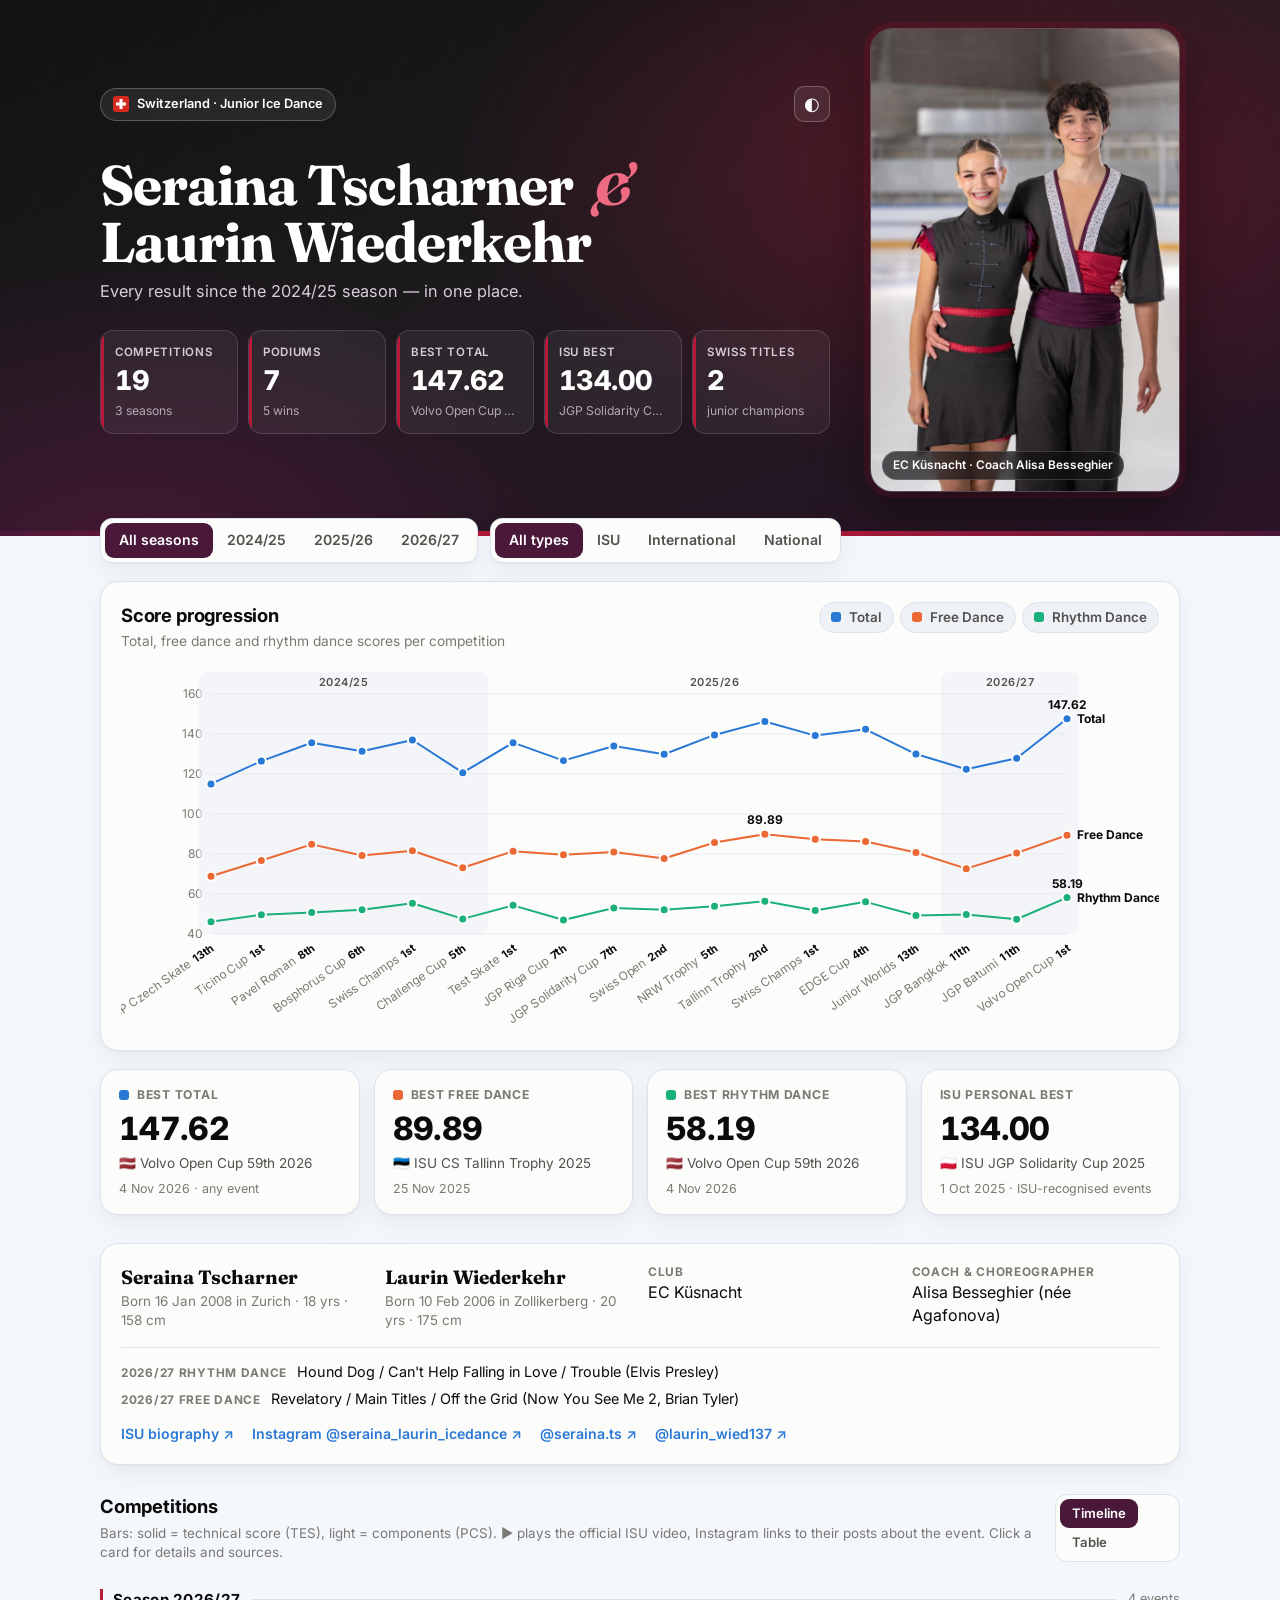
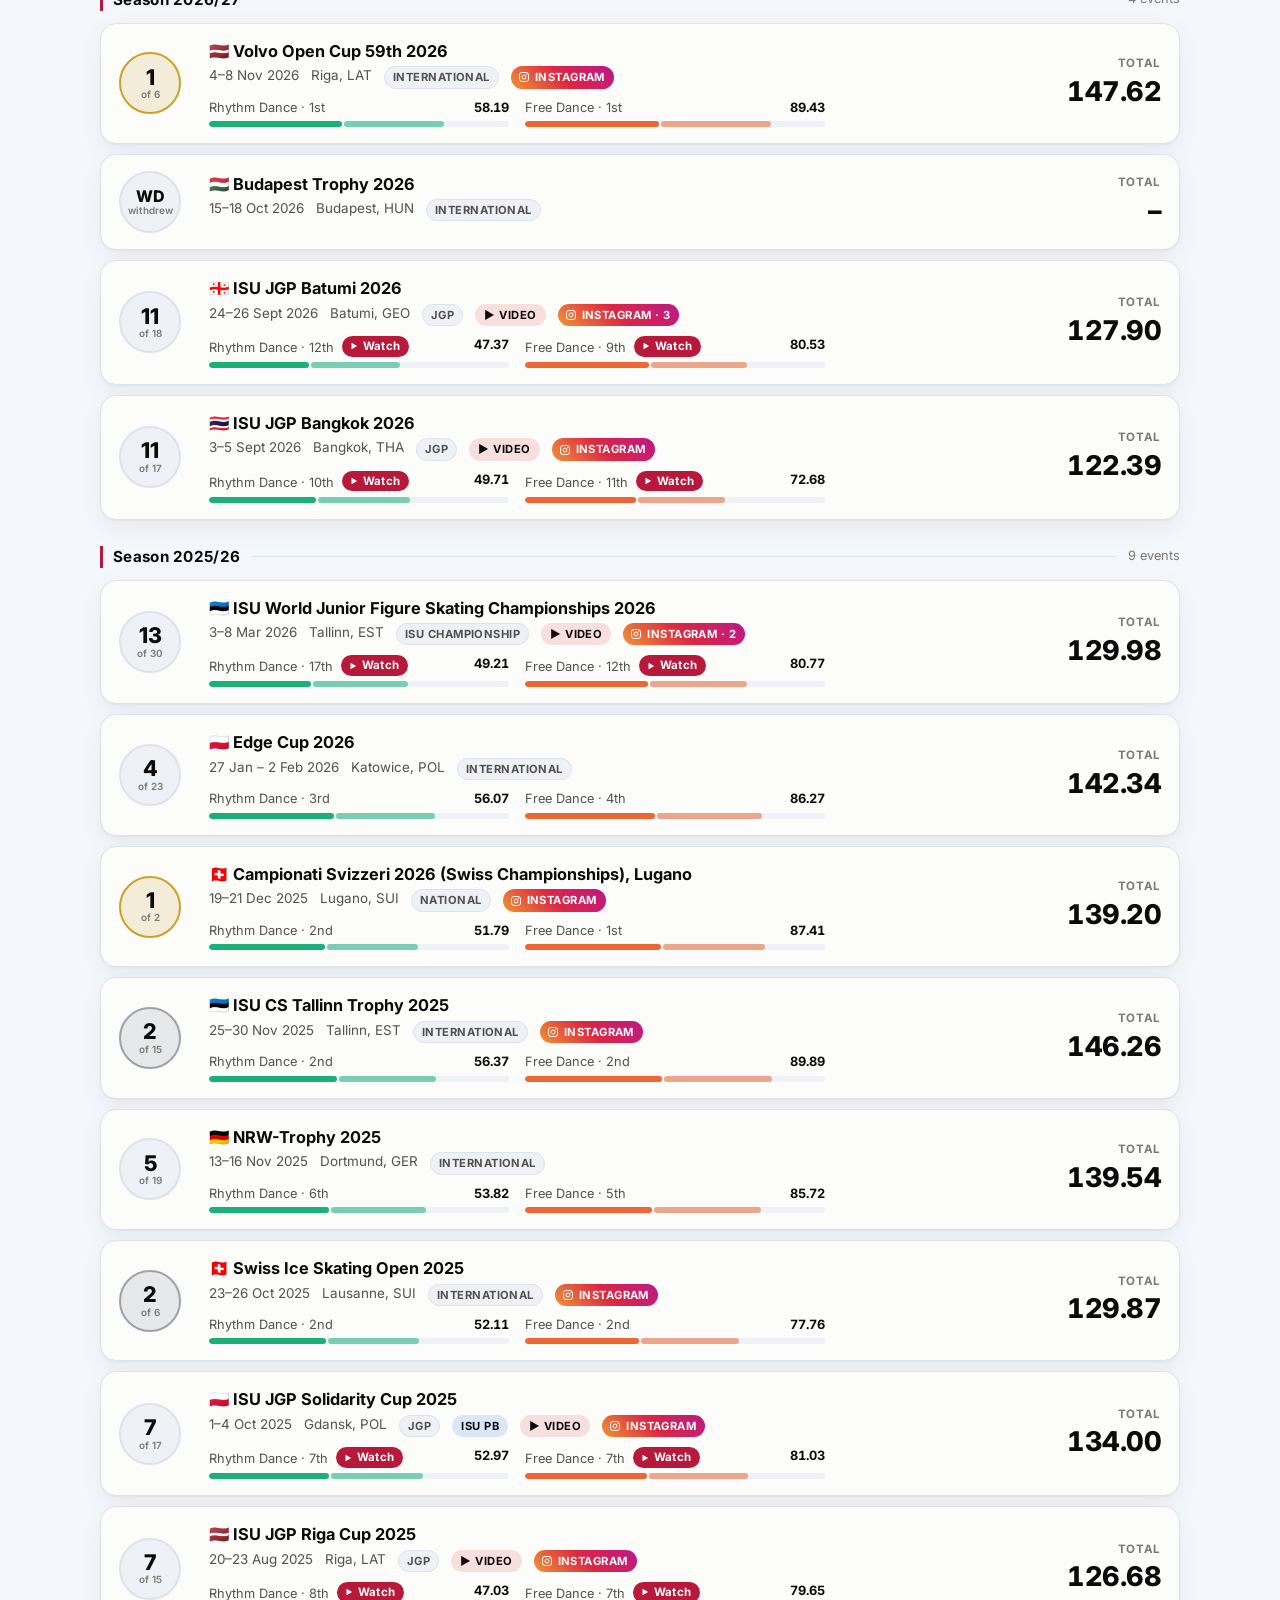
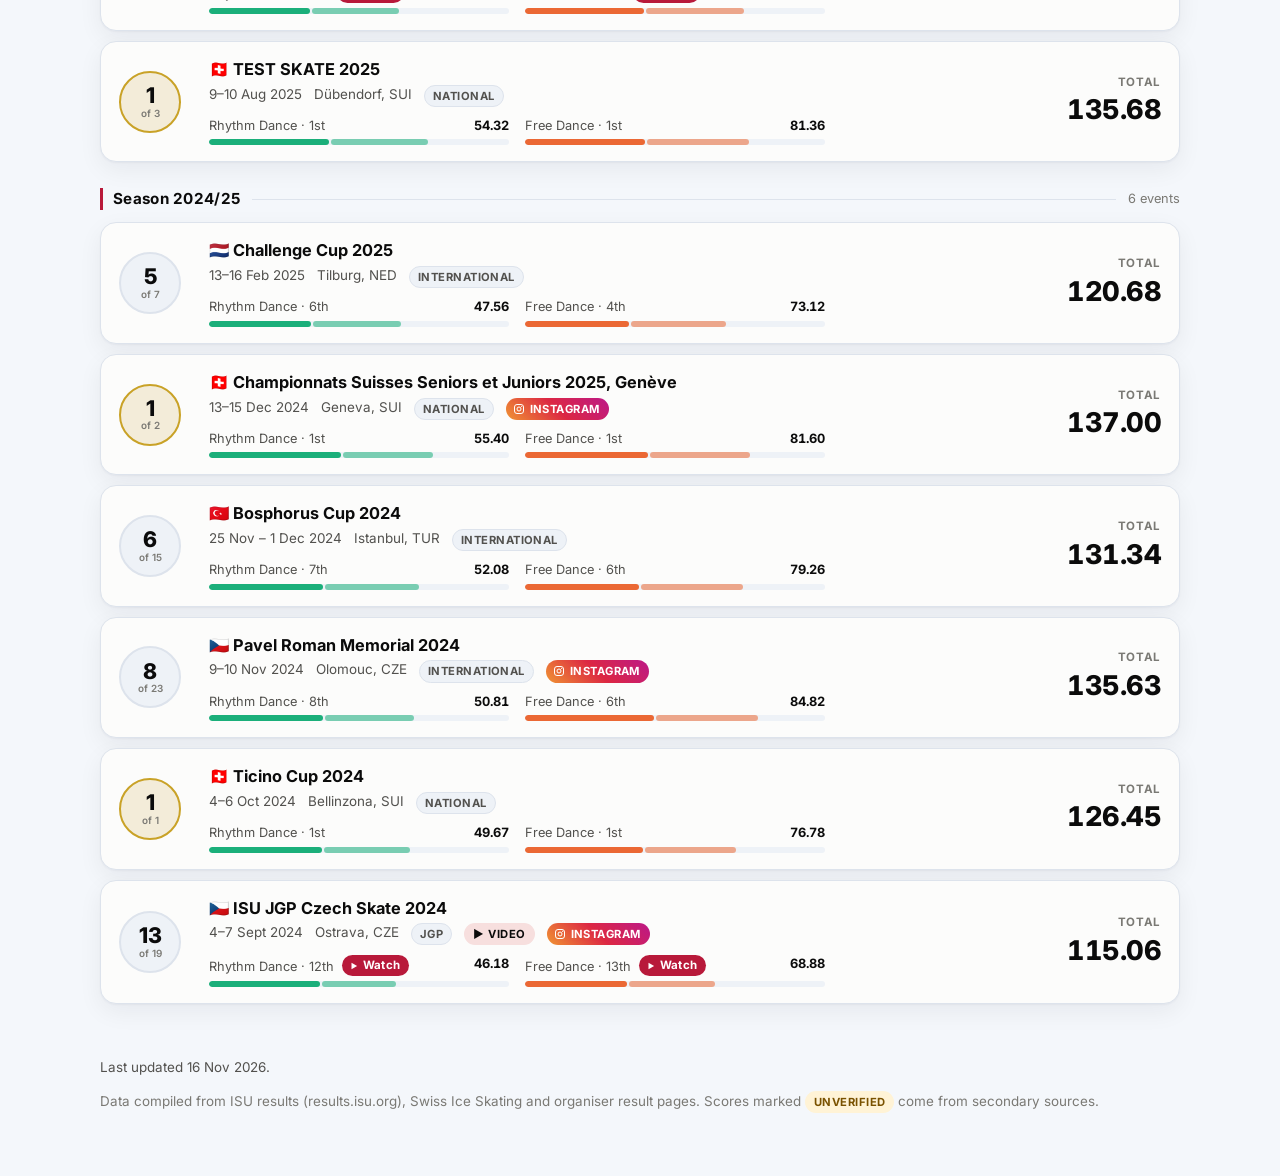
<file: index.html>
<!-- Generated by build.py from template.html — edit the template, not this file. -->
<!doctype html>
<html lang="en" data-team="tw">
<head>
  <meta charset="utf-8" />
  <meta name="viewport" content="width=device-width, initial-scale=1" />
  <title>Tscharner / Wiederkehr · Ice Dance Results</title>
  <link rel="preconnect" href="https://fonts.googleapis.com" />
  <link href="https://fonts.googleapis.com/css2?family=Inter:wght@400;500;600;700;800&family=Fraunces:opsz,wght@9..144,600;9..144,700&display=swap" rel="stylesheet" />
  <link rel="stylesheet" href="styles.css?v=3c15cecc" />
</head>
<body>
  <header class="hero">
    <div class="hero-ice" aria-hidden="true"></div>
    <div class="wrap hero-inner">
      <div class="hero-text">
        <div class="hero-top">
          <span class="badge"><span class="flag-sui" aria-hidden="true"></span> Switzerland · Junior Ice Dance</span>
          
          <button id="themeToggle" class="icon-btn" aria-label="Toggle dark mode" title="Toggle dark mode">◐</button>
        </div>
        <h1>
          <span>Seraina Tscharner</span>
          <span class="amp">&amp;</span>
          <span>Laurin Wiederkehr</span>
        </h1>
        <p class="sub" id="heroSub">Every result since the 2024/25 season — in one place.</p>
        <div class="stats" id="stats"></div>
      </div>
      <figure class="hero-photo">
        <img src="assets/couple.webp" alt="Seraina Tscharner and Laurin Wiederkehr on the ice in their black, crimson and plum costumes" width="1333" height="2000" />
        <figcaption>EC Küsnacht · Coach Alisa Besseghier</figcaption>
      </figure>
    </div>
  </header>

  <main class="wrap">
    <section class="controls" aria-label="Filters">
      <div class="seg" id="seasonFilter" role="tablist" aria-label="Season"></div>
      <div class="seg" id="typeFilter" role="tablist" aria-label="Competition type"></div>
      <div class="seg" id="levelFilter" role="tablist" aria-label="Level" hidden></div>
    </section>

    <section class="card chart-card">
      <div class="card-head">
        <div>
          <h2>Score progression</h2>
          <p class="muted" id="chartCaption">Total, free dance and rhythm dance scores per competition</p>
        </div>
        <div class="legend" id="legend"></div>
      </div>
      <div class="chart" id="chart"></div>
    </section>

    <section class="bests" id="bests"></section>
    <section id="profile"></section>

    <section>
      <div class="section-head">
        <div><h2>Competitions</h2><p class="muted" style="margin:4px 0 0;font-size:.84rem">Bars: solid = technical score (TES), light = components (PCS). ▶ plays the official ISU video, Instagram links to their posts about the event. Click a card for details and sources.</p></div>
        <div class="seg small" id="viewToggle">
          <button class="on" data-view="cards">Timeline</button>
          <button data-view="table">Table</button>
        </div>
      </div>
      <div id="list"></div>
    </section>

    <footer class="foot">
      <p id="updated"></p>
      <p class="muted">Data compiled from ISU results (results.isu.org), Swiss Ice Skating and organiser result pages. Scores marked <span class="pill warn">unverified</span> come from secondary sources.</p>
    </footer>
  </main>

  <div id="videoModal" class="modal" role="dialog" aria-modal="true" aria-labelledby="videoTitle" hidden>
    <div class="modal-box">
      <div class="modal-head">
        <h3 id="videoTitle"></h3>
        <button id="videoClose" class="modal-x" aria-label="Close video">✕</button>
      </div>
      <div class="modal-frame" id="videoFrame"></div>
      <div class="modal-foot"><span class="muted">Official ISU video · Skating ISU on YouTube</span><a id="videoLink" target="_blank" rel="noopener">Open on YouTube ↗</a></div>
    </div>
  </div>

  <div id="tooltip" class="tooltip" role="status" hidden></div>
  <script src="data/results.js?v=3c15cecc"></script>
  <script src="app.js?v=3c15cecc"></script>
</body>
</html>
</file>
<file: styles.css>
:root {
  color-scheme: light;
  --bg: #f4f7fb;
  --surface-1: #fcfcfb;
  --surface-2: #eef2f7;
  --border: #dde3ec;
  --text-primary: #0b0b0b;
  --text-secondary: #52514e;
  --text-muted: #7a7974;
  --grid: #e6e9ee;
  --accent: #d52b1e;           /* Swiss red */
  --crimson: #b8193a;          /* costume red */
  --plum: #4a1838;             /* costume sash */
  --silver-trim: #d9dde3;      /* costume rhinestone trim */
  --series-1: #2a78d6;         /* total */
  --series-2: #eb6834;         /* free dance */
  --series-3: #1baf7a;         /* rhythm dance */
  --gold: #c9a227; --silver: #9aa3ad; --bronze: #b0753f;
  --warn-bg: #fff3d6; --warn-fg: #7a5200;
  --shadow: 0 1px 2px rgba(16,24,40,.04), 0 8px 24px rgba(16,24,40,.06);
}
@media (prefers-color-scheme: dark) {
  :root:where(:not([data-theme="light"])) {
    color-scheme: dark;
    --bg: #0f1216; --surface-1: #1a1a19; --surface-2: #23252a; --border: #2e3138;
    --text-primary: #f0efec; --text-secondary: #c3c2b7; --text-muted: #8f8e86; --grid: #2b2d31;
    --series-1: #3987e5; --series-2: #d95926; --series-3: #199e70;
    --warn-bg: #3a2e10; --warn-fg: #f2cf7a;
    --shadow: 0 1px 2px rgba(0,0,0,.3), 0 8px 24px rgba(0,0,0,.25);
  }
}
:root[data-theme="dark"] {
  color-scheme: dark;
  --bg: #0f1216; --surface-1: #1a1a19; --surface-2: #23252a; --border: #2e3138;
  --text-primary: #f0efec; --text-secondary: #c3c2b7; --text-muted: #8f8e86; --grid: #2b2d31;
  --series-1: #3987e5; --series-2: #d95926; --series-3: #199e70;
  --warn-bg: #3a2e10; --warn-fg: #f2cf7a;
  --shadow: 0 1px 2px rgba(0,0,0,.3), 0 8px 24px rgba(0,0,0,.25);
}

* { box-sizing: border-box; }
html, body { margin: 0; }
body {
  font-family: Inter, system-ui, -apple-system, "Segoe UI", sans-serif;
  background: var(--bg); color: var(--text-primary);
  -webkit-font-smoothing: antialiased; line-height: 1.45;
}
.wrap { max-width: 1120px; margin: 0 auto; padding: 0 20px; }
.muted { color: var(--text-muted); }
h2 { font-size: 1.15rem; margin: 0; letter-spacing: -.01em; }
a { color: var(--series-1); }

/* Hero — colours taken from the couple's costumes: charcoal, crimson, plum, silver */
.hero {
  position: relative; overflow: hidden; color: #fff;
  background:
    radial-gradient(900px 520px at 78% 30%, rgba(184,25,58,.38) 0%, transparent 60%),
    radial-gradient(700px 500px at 10% 110%, rgba(74,24,56,.9) 0%, transparent 65%),
    linear-gradient(160deg, #121113 0%, #1d1a1e 45%, #2a1426 100%);
  padding: 28px 0 44px;
}
.hero::after { /* crimson sash line, like the costume belts */
  content: ""; position: absolute; left: 0; right: 0; bottom: 0; height: 5px;
  background: linear-gradient(90deg, var(--plum), var(--crimson) 40%, var(--crimson) 60%, var(--plum));
}
.hero-ice {
  position: absolute; inset: 0; opacity: .3; pointer-events: none;
  background:
    repeating-linear-gradient(115deg, transparent 0 38px, rgba(255,255,255,.05) 38px 39px),
    repeating-linear-gradient(25deg, transparent 0 70px, rgba(255,255,255,.04) 70px 71px);
  mask-image: linear-gradient(to bottom, #000 30%, transparent);
}
.hero-inner { position: relative; display: grid; grid-template-columns: minmax(0, 1fr) 310px; gap: 40px; align-items: center; }
.hero-top { display: flex; justify-content: space-between; align-items: center; }
.badge {
  display: inline-flex; align-items: center; gap: 8px; font-size: .8rem; font-weight: 600;
  padding: 6px 12px; border-radius: 999px; background: rgba(255,255,255,.08);
  border: 1px solid rgba(217,221,227,.28); backdrop-filter: blur(6px);
}
.flag-sui { width: 16px; height: 16px; border-radius: 3px; background: var(--accent); position: relative; display: inline-block; }
.flag-sui::before, .flag-sui::after { content: ""; position: absolute; background: #fff; left: 50%; top: 50%; transform: translate(-50%,-50%); }
.flag-sui::before { width: 10px; height: 3px; } .flag-sui::after { width: 3px; height: 10px; }
.icon-btn {
  border: 1px solid rgba(255,255,255,.25); background: rgba(255,255,255,.08); color: #fff;
  width: 36px; height: 36px; border-radius: 10px; font-size: 1.1rem; cursor: pointer;
}
.hero h1 {
  font-family: Fraunces, Georgia, serif; font-weight: 700; letter-spacing: -.02em;
  font-size: clamp(2rem, 5vw, 3.5rem); line-height: 1.02; margin: 34px 0 10px;
  display: flex; flex-wrap: wrap; gap: 0 .35em; align-items: baseline;
}
.hero h1 .amp { color: #ef6b84; font-style: italic; }
.sub { margin: 0 0 26px; color: #d6cfd6; font-size: 1.02rem; }
.stats { display: grid; grid-template-columns: repeat(auto-fit, minmax(128px, 1fr)); gap: 10px; }
.stat {
  background: rgba(255,255,255,.06); border: 1px solid rgba(217,221,227,.16);
  border-radius: 14px; padding: 13px 14px; backdrop-filter: blur(8px); position: relative; overflow: hidden;
}
.stat::before { content: ""; position: absolute; left: 0; top: 0; bottom: 0; width: 3px; background: var(--crimson); }
.stat .v { font-size: 1.7rem; font-weight: 800; letter-spacing: -.02em; font-variant-numeric: tabular-nums; }
.stat .l { font-size: .72rem; color: #d6cfd6; text-transform: uppercase; letter-spacing: .06em; font-weight: 600; }
.stat .s { font-size: .76rem; color: #b3a9b3; margin-top: 2px; white-space: nowrap; overflow: hidden; text-overflow: ellipsis; }
.hero-photo { margin: 0; position: relative; align-self: stretch; }
.hero-photo img {
  display: block; width: 100%; height: 100%; max-height: 470px; object-fit: cover; object-position: 50% 18%;
  border-radius: 22px; border: 1px solid rgba(217,221,227,.25);
  box-shadow: 0 24px 60px rgba(0,0,0,.45), 0 0 0 6px rgba(184,25,58,.18);
}
.hero-photo figcaption {
  position: absolute; left: 12px; bottom: 12px; font-size: .74rem; font-weight: 600; padding: 5px 10px; border-radius: 999px;
  background: rgba(18,17,19,.7); border: 1px solid rgba(217,221,227,.2); backdrop-filter: blur(6px);
}
@media (max-width: 900px) {
  .hero-inner { grid-template-columns: minmax(0, 1fr); }
  .hero-photo { order: -1; margin-top: 10px; }
  .hero-photo img { max-height: 380px; }
  .hero-text { order: 0; }
}

/* Controls */
.controls { display: flex; flex-wrap: wrap; gap: 12px; margin: -18px 0 18px; position: relative; z-index: 2; }
.seg {
  display: inline-flex; background: var(--surface-1); border: 1px solid var(--border); border-radius: 12px;
  padding: 4px; box-shadow: var(--shadow); flex-wrap: wrap;
}
.seg button {
  border: 0; background: transparent; color: var(--text-secondary); font: inherit; font-size: .88rem; font-weight: 600;
  padding: 7px 14px; border-radius: 9px; cursor: pointer;
}
.seg button.on { background: var(--plum); color: #fff; }
:root[data-theme="dark"] .seg button.on { background: var(--crimson); }
@media (prefers-color-scheme: dark) { :root:where(:not([data-theme="light"])) .seg button.on { background: var(--crimson); } }
.seg button:hover:not(.on) { background: var(--surface-2); }
.seg.small { box-shadow: none; }
.seg.small button { padding: 5px 12px; font-size: .82rem; }

/* Cards */
.card { background: var(--surface-1); border: 1px solid var(--border); border-radius: 18px; box-shadow: var(--shadow); padding: 20px; }
.card-head { display: flex; justify-content: space-between; gap: 16px; flex-wrap: wrap; align-items: flex-start; margin-bottom: 8px; }
.card-head p { margin: 4px 0 0; font-size: .86rem; }
.legend { display: flex; gap: 6px; flex-wrap: wrap; }
.legend button {
  display: inline-flex; align-items: center; gap: 8px; font: inherit; font-size: .84rem; font-weight: 600;
  color: var(--text-secondary); background: var(--surface-2); border: 1px solid var(--border);
  padding: 5px 11px; border-radius: 999px; cursor: pointer;
}
.legend button.off { opacity: .45; }
.legend .sw { width: 10px; height: 10px; border-radius: 3px; }
.chart { position: relative; width: 100%; }
.chart svg { display: block; width: 100%; height: auto; overflow: visible; }
.chart text { fill: var(--text-muted); font-size: 12px; font-family: inherit; }
.chart .lbl { fill: var(--text-primary); font-weight: 700; font-size: 12px; }
.chart .grid { stroke: var(--grid); stroke-width: 1; }
.chart .season-band { fill: var(--surface-2); opacity: .6; }
.chart .season-lbl { fill: var(--text-secondary); font-weight: 600; font-size: 11px; letter-spacing: .05em; text-transform: uppercase; }
.chart .cross { stroke: var(--text-muted); stroke-width: 1; stroke-dasharray: 3 3; }
.empty { padding: 40px; text-align: center; color: var(--text-muted); }

/* Personal bests */
.bests { display: grid; grid-template-columns: repeat(auto-fit, minmax(230px, 1fr)); gap: 14px; margin: 18px 0 28px; }
.best { padding: 16px 18px; }
.best .k { font-size: .76rem; font-weight: 700; color: var(--text-muted); text-transform: uppercase; letter-spacing: .06em; display: flex; align-items: center; gap: 8px; }
.best .k .sw { width: 10px; height: 10px; border-radius: 3px; }
.best .v { font-size: 2rem; font-weight: 800; letter-spacing: -.02em; font-variant-numeric: tabular-nums; margin: 2px 0; }
.best .w { font-size: .85rem; color: var(--text-secondary); }
.best .i { font-size: .78rem; color: var(--text-muted); margin-top: 6px; }

.section-head { display: flex; justify-content: space-between; align-items: center; margin-bottom: 14px; gap: 12px; }

/* Timeline */
.season-h { display: flex; align-items: center; gap: 12px; margin: 26px 0 12px; }
.season-h h3 { margin: 0; font-size: .95rem; letter-spacing: .02em; padding-left: 10px; border-left: 3px solid var(--crimson); }
.season-h .line { flex: 1; height: 1px; background: var(--border); }
.season-h .cnt { font-size: .8rem; color: var(--text-muted); }
.comp {
  display: grid; grid-template-columns: 74px 1fr auto; gap: 16px; align-items: center;
  background: var(--surface-1); border: 1px solid var(--border); border-radius: 16px; padding: 16px 18px;
  margin-bottom: 10px; box-shadow: var(--shadow); cursor: pointer; transition: transform .12s ease, border-color .12s;
}
.comp:hover { transform: translateY(-1px); border-color: color-mix(in oklab, var(--series-1) 45%, var(--border)); }
.place {
  width: 62px; height: 62px; border-radius: 50%; display: grid; place-items: center; text-align: center;
  background: var(--surface-2); border: 2px solid var(--border); font-weight: 800; font-size: 1.35rem; line-height: 1;
}
.place small { display: block; font-size: .62rem; font-weight: 600; color: var(--text-muted); margin-top: 2px; }
.place.p1 { border-color: var(--gold);   background: color-mix(in oklab, var(--gold) 18%, var(--surface-1)); }
.place.p2 { border-color: var(--silver); background: color-mix(in oklab, var(--silver) 22%, var(--surface-1)); }
.place.p3 { border-color: var(--bronze); background: color-mix(in oklab, var(--bronze) 18%, var(--surface-1)); }
.comp .title { font-weight: 700; font-size: 1.02rem; }
.comp .meta { font-size: .84rem; color: var(--text-secondary); display: flex; flex-wrap: wrap; gap: 4px 12px; margin-top: 3px; }
.pill { display: inline-block; font-size: .7rem; font-weight: 700; padding: 2px 8px; border-radius: 999px; background: var(--surface-2); color: var(--text-secondary); border: 1px solid var(--border); text-transform: uppercase; letter-spacing: .04em; }
.pill.warn { background: var(--warn-bg); color: var(--warn-fg); border-color: transparent; }
.pill.pb { background: color-mix(in oklab, var(--series-1) 16%, var(--surface-1)); color: var(--text-primary); border-color: transparent; }
.segs { display: flex; gap: 16px; margin-top: 10px; flex-wrap: wrap; }
.segbar { min-width: 180px; flex: 1; max-width: 300px; }
.segbar .top { display: flex; justify-content: space-between; font-size: .8rem; color: var(--text-secondary); }
.segbar .top b { color: var(--text-primary); font-variant-numeric: tabular-nums; }
.segbar .track { height: 6px; border-radius: 4px; background: var(--surface-2); margin-top: 4px; overflow: hidden; display: flex; gap: 2px; }
.segbar .track i { display: block; height: 100%; border-radius: 4px; }
.total { text-align: right; }
.total .v { font-size: 1.7rem; font-weight: 800; letter-spacing: -.02em; font-variant-numeric: tabular-nums; }
.total .l { font-size: .72rem; color: var(--text-muted); text-transform: uppercase; letter-spacing: .06em; font-weight: 700; }
.details { grid-column: 1 / -1; border-top: 1px dashed var(--border); padding-top: 12px; font-size: .86rem; color: var(--text-secondary); display: none; }
.comp.open .details { display: block; }
.details table { border-collapse: collapse; margin-bottom: 8px; }
.details td, .details th { padding: 4px 14px 4px 0; text-align: left; font-variant-numeric: tabular-nums; }
.details th { color: var(--text-muted); font-weight: 600; font-size: .76rem; text-transform: uppercase; letter-spacing: .04em; }
.details .src a { margin-right: 10px; word-break: break-all; }

/* Table */
.tbl-wrap { overflow-x: auto; }
table.res { width: 100%; border-collapse: collapse; font-size: .9rem; background: var(--surface-1); border-radius: 14px; overflow: hidden; }
table.res th, table.res td { padding: 10px 12px; border-bottom: 1px solid var(--border); text-align: left; white-space: nowrap; font-variant-numeric: tabular-nums; }
table.res th { font-size: .74rem; text-transform: uppercase; letter-spacing: .05em; color: var(--text-muted); background: var(--surface-2); cursor: pointer; user-select: none; }
table.res td.n, table.res th.n { text-align: right; }
table.res tr:hover td { background: var(--surface-2); }

.tooltip {
  position: fixed; z-index: 50; pointer-events: none; background: var(--surface-1); color: var(--text-primary);
  border: 1px solid var(--border); border-radius: 12px; padding: 10px 12px; box-shadow: var(--shadow); font-size: .84rem; min-width: 190px;
}
.tooltip .t { font-weight: 700; margin-bottom: 2px; }
.tooltip .d { color: var(--text-muted); font-size: .78rem; margin-bottom: 6px; }
.tooltip .r { display: flex; justify-content: space-between; gap: 14px; align-items: center; }
.tooltip .r span { display: inline-flex; align-items: center; gap: 6px; color: var(--text-secondary); }
.tooltip .r b { font-variant-numeric: tabular-nums; }
.tooltip .sw { width: 9px; height: 9px; border-radius: 3px; display: inline-block; }

.foot { padding: 30px 0 50px; font-size: .84rem; color: var(--text-secondary); }

@media (max-width: 640px) {
  .comp { grid-template-columns: 56px 1fr; }
  .place { width: 50px; height: 50px; font-size: 1.1rem; }
  .total { grid-column: 2; text-align: left; }
}

/* Profile */
#profile { margin-bottom: 28px; }
.profile .pf-grid { display: grid; grid-template-columns: repeat(auto-fit, minmax(220px, 1fr)); gap: 16px; }
.profile .nm { font-family: Fraunces, Georgia, serif; font-weight: 700; font-size: 1.2rem; }
.profile .muted { font-size: .84rem; }
.profile .k { font-size: .74rem; font-weight: 700; color: var(--text-muted); text-transform: uppercase; letter-spacing: .06em; margin-right: 6px; }
.profile .music { margin-top: 16px; padding-top: 14px; border-top: 1px solid var(--border); display: grid; gap: 6px; font-size: .9rem; }
.profile .links { margin-top: 14px; display: flex; gap: 18px; flex-wrap: wrap; font-size: .88rem; font-weight: 600; }
.profile .links a { text-decoration: none; }

/* Video */
.play {
  display: inline-flex; align-items: center; gap: 4px; margin-left: 8px; vertical-align: 1px;
  font: inherit; font-size: .72rem; font-weight: 700; letter-spacing: .02em; cursor: pointer;
  color: #fff; background: var(--crimson); border: 0; border-radius: 999px; padding: 2px 9px 2px 7px;
}
.play svg { width: 10px; height: 10px; }
.play:hover { background: color-mix(in oklab, var(--crimson) 82%, #000); }
.play:focus-visible, .modal-x:focus-visible { outline: 2px solid var(--series-1); outline-offset: 2px; }
.play.mini { margin: 0 6px 0 0; }
.pill.vid { background: color-mix(in oklab, var(--crimson) 14%, var(--surface-1)); color: var(--text-primary); border-color: transparent; }
.modal { position: fixed; inset: 0; z-index: 100; background: rgba(10,8,10,.78); backdrop-filter: blur(6px); display: grid; place-items: center; padding: 20px; }
.modal[hidden] { display: none; }
.modal-box { width: min(960px, 100%); background: #151315; color: #f0efec; border-radius: 18px; overflow: hidden; border: 1px solid rgba(217,221,227,.18); box-shadow: 0 30px 80px rgba(0,0,0,.5); }
.modal-head { display: flex; justify-content: space-between; align-items: center; gap: 12px; padding: 14px 18px; border-bottom: 3px solid var(--crimson); }
.modal-head h3 { margin: 0; font-size: 1rem; }
.modal-x { background: rgba(255,255,255,.08); color: #fff; border: 1px solid rgba(255,255,255,.2); width: 34px; height: 34px; border-radius: 10px; cursor: pointer; flex: none; }
.modal-frame { aspect-ratio: 16 / 9; background: #000; }
.modal-frame iframe { width: 100%; height: 100%; border: 0; display: block; }
.modal-foot { display: flex; justify-content: space-between; gap: 12px; padding: 12px 18px; font-size: .84rem; flex-wrap: wrap; }
.modal-foot a { color: #ef6b84; font-weight: 600; text-decoration: none; }

/* Instagram */
.ig {
  display: inline-flex; align-items: center; gap: 5px; font-size: .7rem; font-weight: 700; letter-spacing: .04em; text-transform: uppercase;
  padding: 2px 9px 2px 7px; border-radius: 999px; color: #fff; text-decoration: none;
  background: linear-gradient(45deg, #f09433, #dc2743 50%, #bc1888);
}
.ig svg { width: 12px; height: 12px; }
.ig.mini { padding: 3px 6px; vertical-align: middle; }
.ig:hover { filter: brightness(1.08); }
.iglist { margin: 6px 0 12px; display: grid; gap: 8px; max-width: 720px; }
.iglist .k { font-size: .74rem; font-weight: 700; color: var(--text-muted); text-transform: uppercase; letter-spacing: .06em; }
.igpost {
  display: grid; grid-template-columns: 30px 1fr auto; gap: 10px; align-items: start; text-decoration: none; color: var(--text-secondary);
  background: var(--surface-2); border: 1px solid var(--border); border-radius: 12px; padding: 10px 12px; font-size: .84rem;
}
.igpost b { color: var(--text-primary); }
.igpost:hover { border-color: #dc2743; }
.igav { width: 30px; height: 30px; border-radius: 9px; display: grid; place-items: center; color: #fff; background: linear-gradient(45deg, #f09433, #dc2743 50%, #bc1888); }
.igav svg { width: 16px; height: 16px; }
.igpost .go { color: var(--text-muted); }

/* Truncated text: show full text on hover */
[data-full] { cursor: default; }
.chart text.cut { cursor: help; }

/* Couple switcher */
.hero-top { gap: 12px; flex-wrap: wrap; }
.teams { display: inline-flex; gap: 4px; margin-left: auto; padding: 3px; border-radius: 999px; background: rgba(255,255,255,.06); border: 1px solid rgba(217,221,227,.18); }
.teams a { color: #d6cfd6; text-decoration: none; font-size: .8rem; font-weight: 600; padding: 5px 12px; border-radius: 999px; }
.teams a:hover { color: #fff; background: rgba(255,255,255,.08); }
.teams a[aria-current="page"] { color: #fff; background: var(--crimson); }

/* Level + RD-only */
.seg[hidden] { display: none; }
.pill.lvl-senior { background: color-mix(in oklab, var(--crimson) 16%, var(--surface-1)); color: var(--text-primary); border-color: transparent; }
.pill.lvl-junior { background: color-mix(in oklab, var(--series-1) 14%, var(--surface-1)); color: var(--text-primary); border-color: transparent; }
.total .rdonly { font-size: .72rem; color: var(--text-muted); margin-top: 2px; }


/* ---------- Phones ---------- */
.chart-scroll { max-width: 100%; overflow-x: auto; -webkit-overflow-scrolling: touch; overscroll-behavior-x: contain; }
.swipe-hint { margin: 6px 0 0; font-size: .76rem; color: var(--text-muted); text-align: center; }
@media (max-width: 640px) {
  .wrap { padding: 0 14px; }
  .hero { padding: 14px 0 26px; }
  .hero-inner { gap: 14px; }
  .hero-photo { margin-top: 0; }
  .hero-photo img { max-height: 260px; aspect-ratio: 4 / 3; object-position: 50% 12%; border-radius: 18px; }
  .hero-photo figcaption { font-size: .7rem; left: 10px; bottom: 10px; }
  .hero h1 { font-size: 2.05rem; margin: 18px 0 6px; }
  .sub { font-size: .92rem; margin-bottom: 16px; }
  .badge { font-size: .74rem; padding: 5px 10px; }
  .teams { margin-left: 0; order: 3; width: 100%; justify-content: center; }
  /* stats: one swipeable row of compact cards */
  .stats { display: flex; overflow-x: auto; gap: 8px; scroll-snap-type: x mandatory; scroll-padding: 0 14px; margin: 0 -14px; padding: 0 14px 4px; scrollbar-width: none; }
  .stats::-webkit-scrollbar { display: none; }
  .stat { flex: 0 0 auto; min-width: 128px; scroll-snap-align: start; padding: 10px 12px; }
  .stat .v { font-size: 1.4rem; }
  .stat .l { font-size: .66rem; }
  .stat .s { max-width: 150px; }
  /* filters: each one a single swipeable row */
  .controls { margin: -14px 0 14px; gap: 8px; flex-direction: column; }
  .seg { flex-wrap: nowrap; overflow-x: auto; max-width: 100%; scrollbar-width: none; align-self: flex-start; }
  .seg::-webkit-scrollbar { display: none; }
  .seg button { padding: 6px 11px; font-size: .82rem; white-space: nowrap; flex: none; }
  .card { padding: 14px; border-radius: 14px; }
  .card-head { margin-bottom: 4px; }
  .legend button { font-size: .78rem; padding: 4px 9px; }
  .bests { grid-template-columns: 1fr 1fr; gap: 10px; margin: 14px 0 20px; }
  .best { padding: 12px; }
  .best .v { font-size: 1.4rem; }
  .best .k { font-size: .66rem; }
  .best .w { font-size: .78rem; }
  .best .i { font-size: .72rem; }
  .profile .pf-grid { grid-template-columns: 1fr 1fr; gap: 12px; }
  .profile .nm { font-size: 1.05rem; }
  .section-head { flex-direction: column; align-items: flex-start; }
  /* competition cards: compact header row with place, title and total */
  .comp { grid-template-columns: 44px 1fr auto; gap: 10px 12px; padding: 12px; align-items: start; }
  .place { width: 44px; height: 44px; font-size: 1rem; border-width: 2px; }
  .place small { font-size: .55rem; }
  .comp .title { font-size: .94rem; line-height: 1.3; }
  .comp .meta { font-size: .76rem; gap: 4px 8px; }
  .total { grid-column: auto; text-align: right; }
  .total .v { font-size: 1.2rem; }
  .total .l { font-size: .6rem; }
  .total .rdonly { display: none; }
  .segs { grid-column: 1 / -1; }
  .comp > div:nth-child(2) { display: contents; }
  .comp > div:nth-child(2) > .title, .comp > div:nth-child(2) > .meta { grid-column: 2; }
  .comp > div:nth-child(2) > .title { grid-row: 1; }
  .comp > div:nth-child(2) > .meta { grid-row: 2; margin-top: 0; }
  .comp .total { grid-column: 3; grid-row: 1 / 3; }
  .comp .place { grid-row: 1 / 3; }
  .place small { white-space: nowrap; }
  .comp .segs { grid-row: 3; grid-column: 1 / -1; margin-top: 2px; gap: 10px; }
  .segbar { min-width: 0; max-width: none; flex: 1 1 40%; }
  .segbar .top { font-size: .74rem; }
  .details { grid-row: 4; overflow-x: auto; }
  .details table { font-size: .8rem; }
  .igpost { grid-template-columns: 26px 1fr; font-size: .8rem; }
  .igpost .go { display: none; }
  table.res { font-size: .8rem; }
  table.res th, table.res td { padding: 8px; }
  .modal { padding: 10px; }
  .modal-head h3 { font-size: .9rem; }
  .tooltip { max-width: calc(100vw - 16px); }
}

.chart-scroll svg[width] { width: auto; max-width: none; }
.chart .yaxis { position: absolute; left: 0; top: 0; pointer-events: none; background: linear-gradient(to right, var(--surface-1) 75%, transparent); }
</file>
